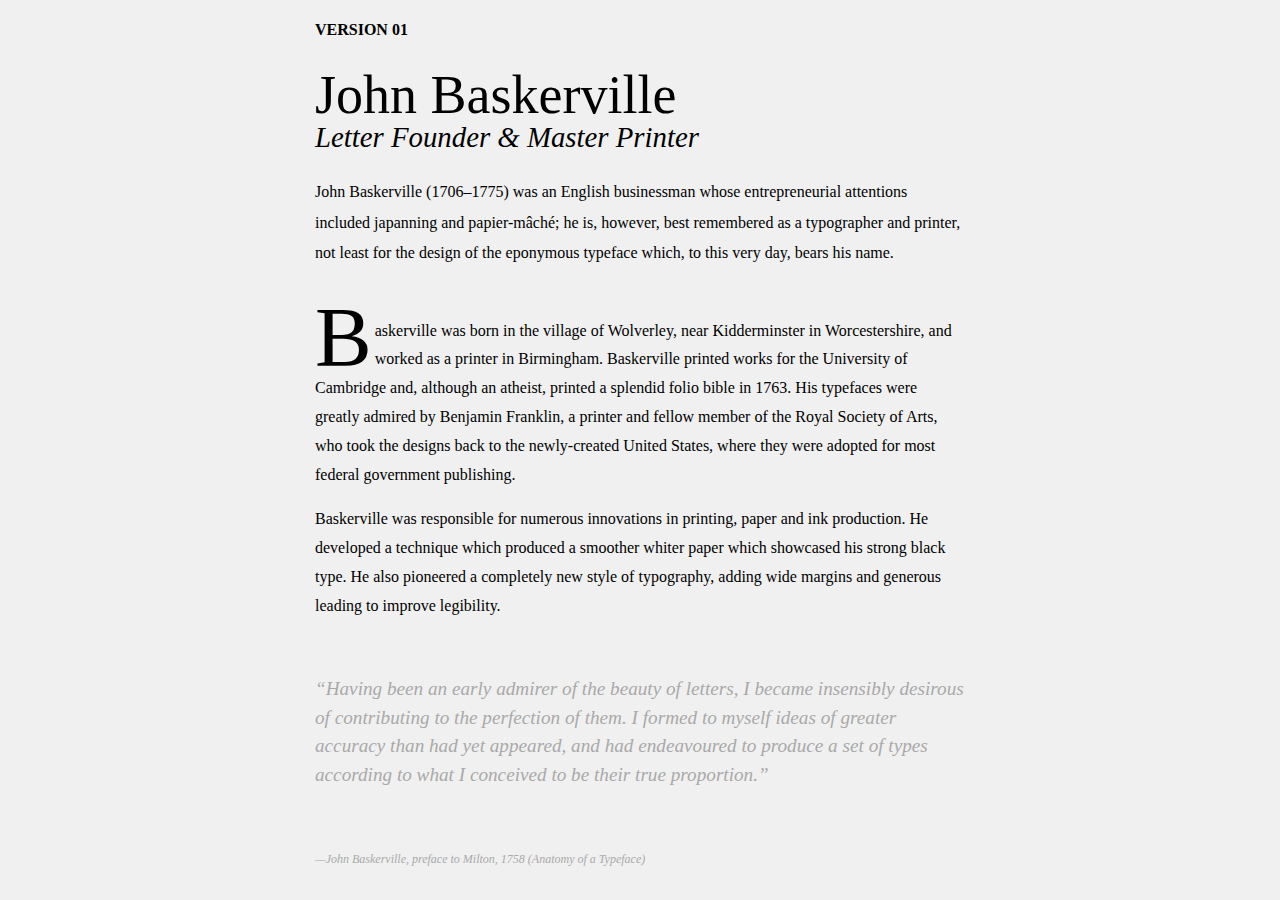
<file: index.html>
<!DOCTYPE html>
<html>
<head>
<meta charset="utf-8" />
<link href='https://fonts.googleapis.com/css?family=Libre+Baskerville:400,700,400italic' rel='stylesheet' type='text/css'>
<link href="css/style.css" rel="stylesheet">
<title>John Baskerville</title>
    
</head>

<body>

<article id="top">
    <header>
        <hgroup>
            <h3>VERSION 01</h3>
            <h1>John Baskerville</h1>
            <h2>Letter Founder &amp; Master Printer</h2>
        </hgroup>
        
      <!--  <nav>
            <ul>
                <li><a href="#the-man">The Man</a></li>
                <li><a href="#the-typeface">The Typeface</a></li>
                <li><a href="#mrs-eaves">Mrs Eaves</a></li>
            </ul>
        </nav>
    </header> -->

<section><!-- John Baskerville -->


<p class="intro">John Baskerville (1706–1775) was an English businessman whose entrepreneurial attentions included japanning and papier-mâché; he is, however, best remembered as a typographer and printer, not least for the design of the eponymous typeface which, to this very day, bears his name.</p>

</section>

<section><!-- The Man -->


<!-- <img src="images/john_baskerville.jpg"  alt="A portrait of John Baskerville" title="John Baskerville designed his famous serif typeface in 1757" /> -->

<p class="introduction">B</p><p>askerville was born in the village of Wolverley, near Kidderminster in Worcestershire, and worked as a printer in Birmingham. Baskerville printed works for the University of Cambridge and, although an atheist, printed a splendid folio bible in 1763. His typefaces were greatly admired by Benjamin Franklin, a printer and fellow member of the Royal Society of Arts, who took the designs back to the newly-created United States, where they were adopted for most federal government publishing.</p>

<p>Baskerville was responsible for numerous innovations in printing, paper and ink production. He developed a technique which produced a smoother whiter paper which showcased his strong black type. He also pioneered a completely new style of typography, adding wide margins and generous leading to improve legibility.</p>

<blockquote>&ldquo;Having been an early admirer of the beauty of letters, I became insensibly desirous of contributing to the perfection of them. I formed to myself ideas of greater accuracy than had yet appeared, and had endeavoured to produce a set of types according to what I conceived to be their true proportion.&rdquo; </blockquote>

<p><cite>—John Baskerville, preface to Milton, 1758 (Anatomy of a Typeface)</cite></p>
   
    
</section>
</file>
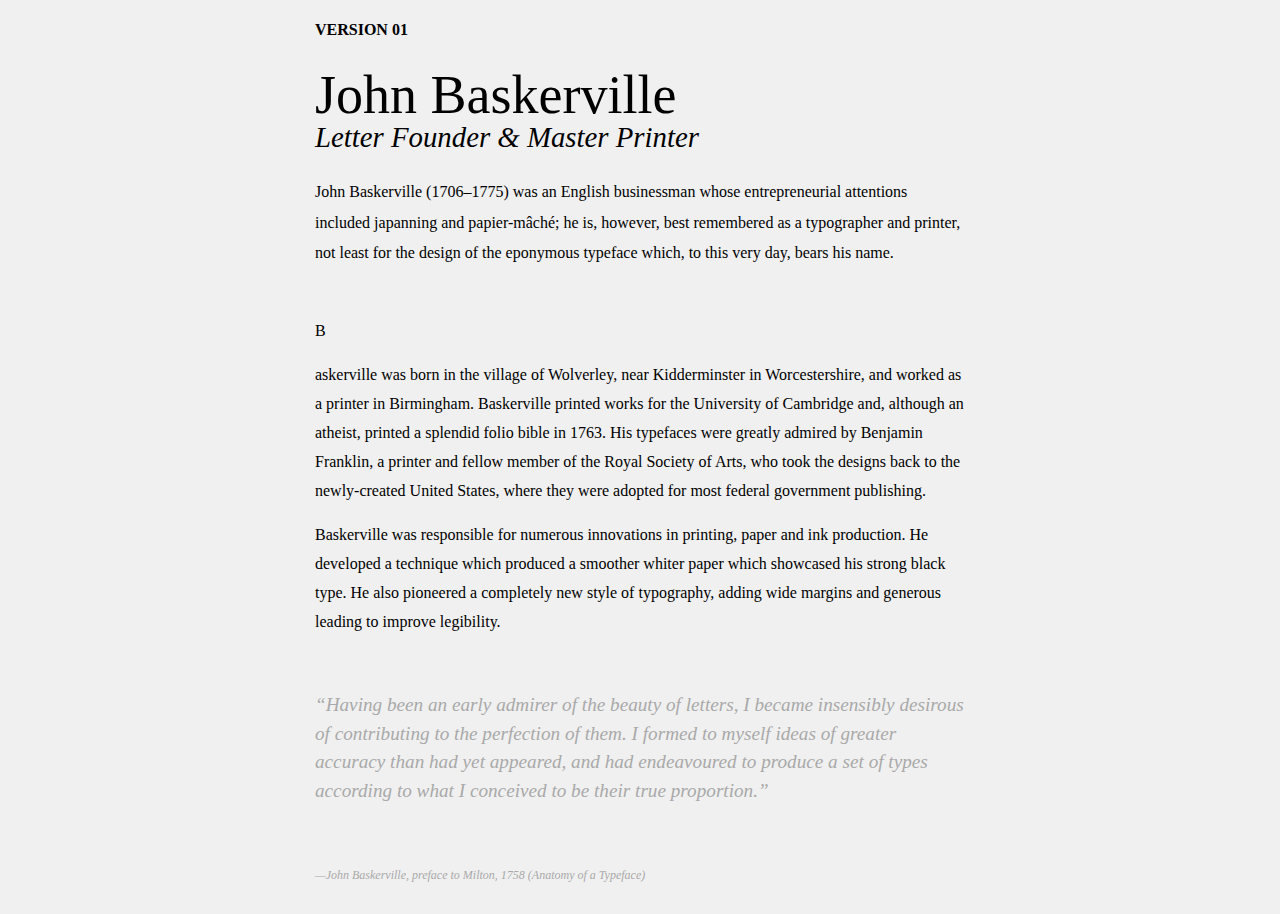
<file: Version01CSS.html>
<!DOCTYPE html>
<html>
<head>
<meta charset="utf-8" />
<link href='https://fonts.googleapis.com/css?family=Libre+Baskerville:400,700,400italic' rel='stylesheet' type='text/css'>
<link href="css/style.css" rel="stylesheet">
<title>John Baskerville</title>
    
</head>

<body>

<article id="top">
    <header>
        <hgroup>
            <h3>VERSION 01</h3>
            <h1>John Baskerville</h1>
            <h2>Letter Founder &amp; Master Printer</h2>
        </hgroup>
        
      <!--  <nav>
            <ul>
                <li><a href="#the-man">The Man</a></li>
                <li><a href="#the-typeface">The Typeface</a></li>
                <li><a href="#mrs-eaves">Mrs Eaves</a></li>
            </ul>
        </nav>
    </header> -->

<section><!-- John Baskerville -->


<p class="intro">John Baskerville (1706–1775) was an English businessman whose entrepreneurial attentions included japanning and papier-mâché; he is, however, best remembered as a typographer and printer, not least for the design of the eponymous typeface which, to this very day, bears his name.</p>

</section>

<section><!-- The Man -->


<!-- <img src="images/john_baskerville.jpg"  alt="A portrait of John Baskerville" title="John Baskerville designed his famous serif typeface in 1757" /> -->

<p><p class="dropcap">B</p>askerville was born in the village of Wolverley, near Kidderminster in Worcestershire, and worked as a printer in Birmingham. Baskerville printed works for the University of Cambridge and, although an atheist, printed a splendid folio bible in 1763. His typefaces were greatly admired by Benjamin Franklin, a printer and fellow member of the Royal Society of Arts, who took the designs back to the newly-created United States, where they were adopted for most federal government publishing.</p>

<p>Baskerville was responsible for numerous innovations in printing, paper and ink production. He developed a technique which produced a smoother whiter paper which showcased his strong black type. He also pioneered a completely new style of typography, adding wide margins and generous leading to improve legibility.</p>

<blockquote>&ldquo;Having been an early admirer of the beauty of letters, I became insensibly desirous of contributing to the perfection of them. I formed to myself ideas of greater accuracy than had yet appeared, and had endeavoured to produce a set of types according to what I conceived to be their true proportion.&rdquo; </blockquote>

<p><cite>—John Baskerville, preface to Milton, 1758 (Anatomy of a Typeface)</cite></p>
   
    
</section>
</file>
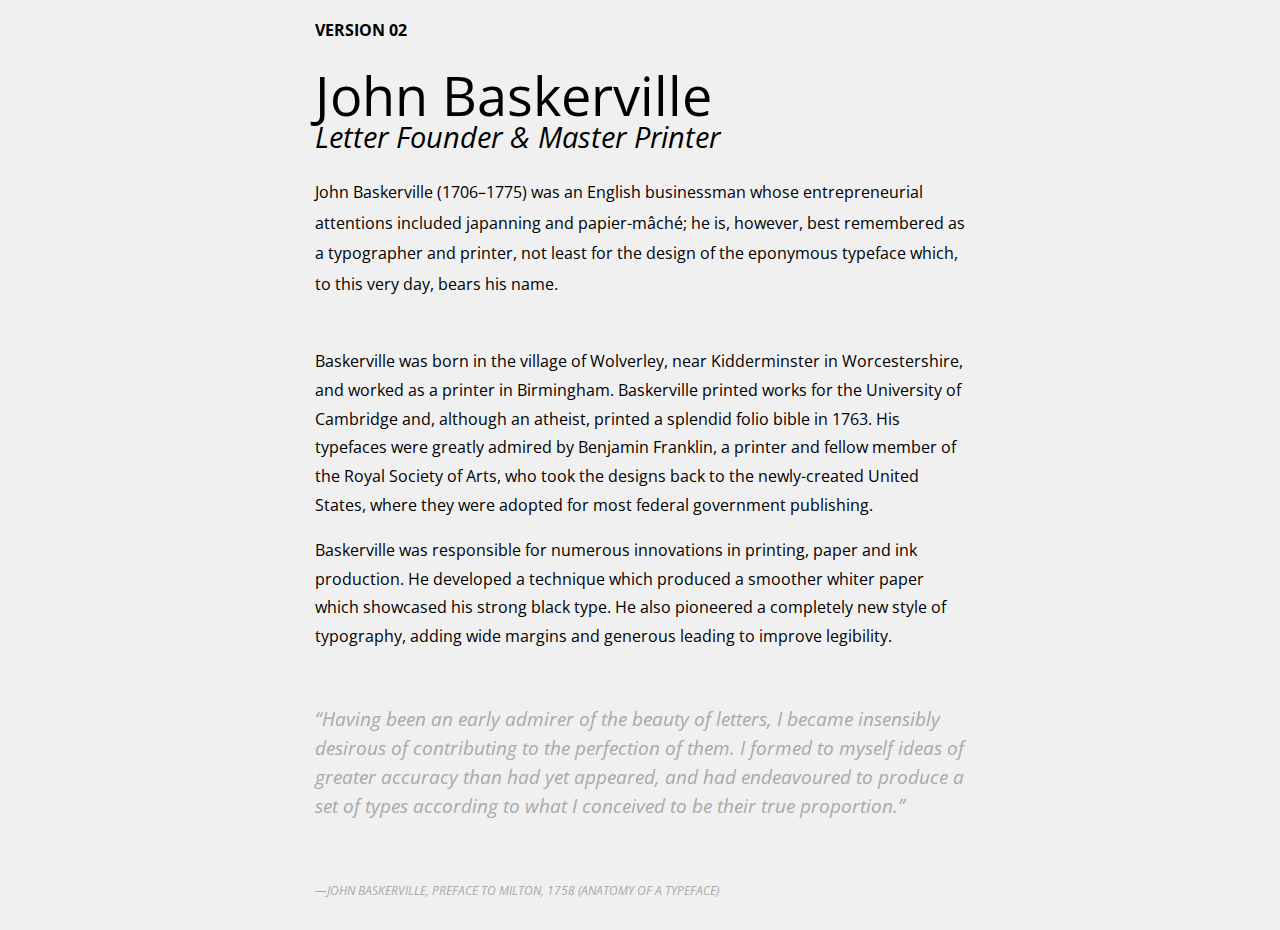
<file: Version02CSS.html>
<!DOCTYPE html>
<html>
<head>
<meta charset="utf-8" />
<link href='https://fonts.googleapis.com/css?family=Open+Sans' rel='stylesheet' type='text/css'>
<link href="css/style02.css" rel="stylesheet">
<title>John Baskerville</title>
    
</head>

<body>

<article id="top">
    <header>
        <hgroup>
            <h3>VERSION 02</h3>
            <h1>John Baskerville</h1>
            <h2>Letter Founder &amp; Master Printer</h2>
        </hgroup>
        
      <!--  <nav>
            <ul>
                <li><a href="#the-man">The Man</a></li>
                <li><a href="#the-typeface">The Typeface</a></li>
                <li><a href="#mrs-eaves">Mrs Eaves</a></li>
            </ul>
        </nav>
    </header> -->

<section><!-- John Baskerville -->


<p class="intro">John Baskerville (1706–1775) was an English businessman whose entrepreneurial attentions included japanning and papier-mâché; he is, however, best remembered as a typographer and printer, not least for the design of the eponymous typeface which, to this very day, bears his name.</p>

</section>

<section><!-- The Man -->


<!-- <img src="images/john_baskerville.jpg"  alt="A portrait of John Baskerville" title="John Baskerville designed his famous serif typeface in 1757" /> -->

<p>Baskerville was born in the village of Wolverley, near Kidderminster in Worcestershire, and worked as a printer in Birmingham. Baskerville printed works for the University of Cambridge and, although an atheist, printed a splendid folio bible in 1763. His typefaces were greatly admired by Benjamin Franklin, a printer and fellow member of the Royal Society of Arts, who took the designs back to the newly-created United States, where they were adopted for most federal government publishing.</p>

<p class="2nd">Baskerville was responsible for numerous innovations in printing, paper and ink production. He developed a technique which produced a smoother whiter paper which showcased his strong black type. He also pioneered a completely new style of typography, adding wide margins and generous leading to improve legibility.</p>

<blockquote>&ldquo;Having been an early admirer of the beauty of letters, I became insensibly desirous of contributing to the perfection of them. I formed to myself ideas of greater accuracy than had yet appeared, and had endeavoured to produce a set of types according to what I conceived to be their true proportion.&rdquo; </blockquote>

<p><cite>—JOHN BASKERVILLE, PREFACE TO MILTON, 1758 (ANATOMY OF A TYPEFACE)</cite></p>
   
    
</section>
</file>
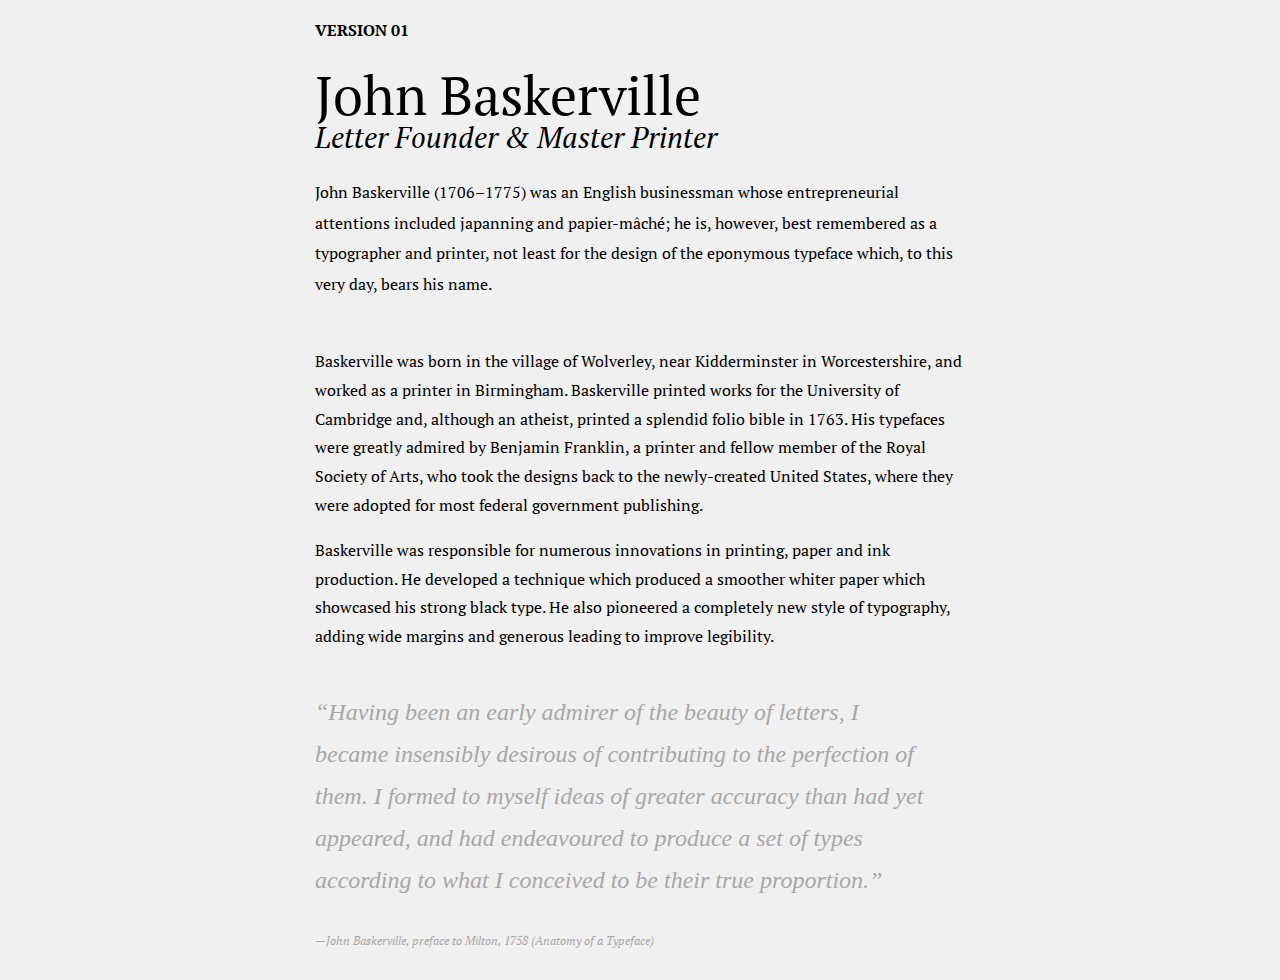
<file: Version03CSS.html>
<!DOCTYPE html>
<html>
<head>
<meta charset="utf-8" />
<link href='https://fonts.googleapis.com/css?family=PT+Serif' rel='stylesheet' type='text/css'>
<link href="css/style03.css" rel="stylesheet">
<title>John Baskerville</title>
    
</head>

<body>

<article id="top">
    <header>
        <hgroup>
            <h3>VERSION 01</h3>
            <h1>John Baskerville</h1>
            <h2>Letter Founder &amp; Master Printer</h2>
        </hgroup>
        
      <!--  <nav>
            <ul>
                <li><a href="#the-man">The Man</a></li>
                <li><a href="#the-typeface">The Typeface</a></li>
                <li><a href="#mrs-eaves">Mrs Eaves</a></li>
            </ul>
        </nav>
    </header> -->

<section><!-- John Baskerville -->


<p class="intro">John Baskerville (1706–1775) was an English businessman whose entrepreneurial attentions included japanning and papier-mâché; he is, however, best remembered as a typographer and printer, not least for the design of the eponymous typeface which, to this very day, bears his name.</p>

</section>

<section><!-- The Man -->


<!-- <img src="images/john_baskerville.jpg"  alt="A portrait of John Baskerville" title="John Baskerville designed his famous serif typeface in 1757" /> -->

<p>Baskerville was born in the village of Wolverley, near Kidderminster in Worcestershire, and worked as a printer in Birmingham. Baskerville printed works for the University of Cambridge and, although an atheist, printed a splendid folio bible in 1763. His typefaces were greatly admired by Benjamin Franklin, a printer and fellow member of the Royal Society of Arts, who took the designs back to the newly-created United States, where they were adopted for most federal government publishing.</p>

<p>Baskerville was responsible for numerous innovations in printing, paper and ink production. He developed a technique which produced a smoother whiter paper which showcased his strong black type. He also pioneered a completely new style of typography, adding wide margins and generous leading to improve legibility.</p>

<blockquote>&ldquo;Having been an early admirer of the beauty of letters, I became insensibly desirous of contributing to the perfection of them. I formed to myself ideas of greater accuracy than had yet appeared, and had endeavoured to produce a set of types according to what I conceived to be their true proportion.&rdquo; </blockquote>

<p><cite>—John Baskerville, preface to Milton, 1758 (Anatomy of a Typeface)</cite></p>
   
    
</section>
</file>
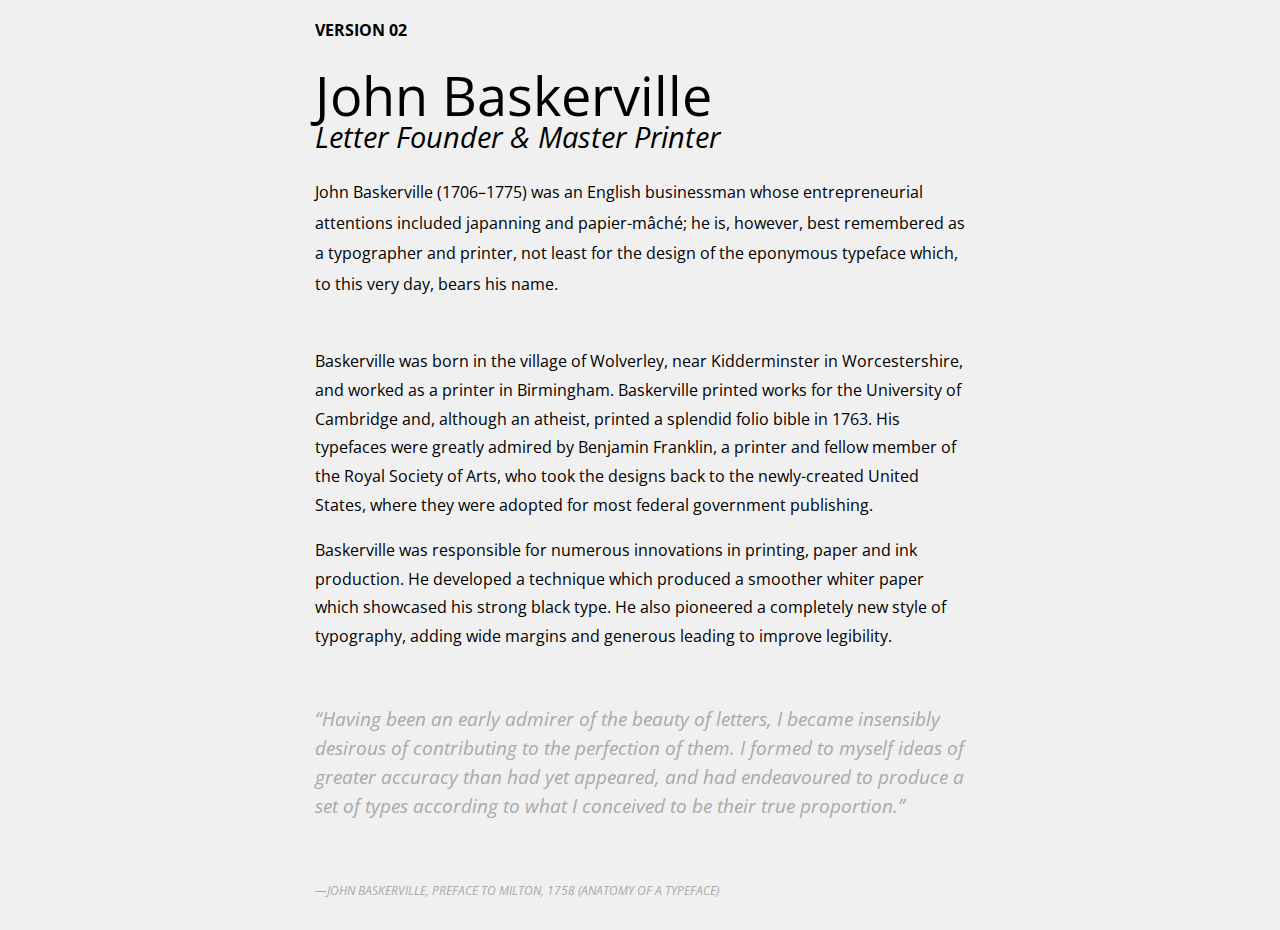
<file: CSSExerciseV2/Version02CSS.html>
<!DOCTYPE html>
<html>
<head>
<meta charset="utf-8" />
<link href='https://fonts.googleapis.com/css?family=Open+Sans' rel='stylesheet' type='text/css'>
<link href="css/style.css" rel="stylesheet">
<title>John Baskerville</title>
    
</head>

<body>

<article id="top">
    <header>
        <hgroup>
            <h3>VERSION 02</h3>
            <h1>John Baskerville</h1>
            <h2>Letter Founder &amp; Master Printer</h2>
        </hgroup>
        
      <!--  <nav>
            <ul>
                <li><a href="#the-man">The Man</a></li>
                <li><a href="#the-typeface">The Typeface</a></li>
                <li><a href="#mrs-eaves">Mrs Eaves</a></li>
            </ul>
        </nav>
    </header> -->

<section><!-- John Baskerville -->


<p class="intro">John Baskerville (1706–1775) was an English businessman whose entrepreneurial attentions included japanning and papier-mâché; he is, however, best remembered as a typographer and printer, not least for the design of the eponymous typeface which, to this very day, bears his name.</p>

</section>

<section><!-- The Man -->


<!-- <img src="images/john_baskerville.jpg"  alt="A portrait of John Baskerville" title="John Baskerville designed his famous serif typeface in 1757" /> -->

<p>Baskerville was born in the village of Wolverley, near Kidderminster in Worcestershire, and worked as a printer in Birmingham. Baskerville printed works for the University of Cambridge and, although an atheist, printed a splendid folio bible in 1763. His typefaces were greatly admired by Benjamin Franklin, a printer and fellow member of the Royal Society of Arts, who took the designs back to the newly-created United States, where they were adopted for most federal government publishing.</p>

<p class="2nd">Baskerville was responsible for numerous innovations in printing, paper and ink production. He developed a technique which produced a smoother whiter paper which showcased his strong black type. He also pioneered a completely new style of typography, adding wide margins and generous leading to improve legibility.</p>

<blockquote>&ldquo;Having been an early admirer of the beauty of letters, I became insensibly desirous of contributing to the perfection of them. I formed to myself ideas of greater accuracy than had yet appeared, and had endeavoured to produce a set of types according to what I conceived to be their true proportion.&rdquo; </blockquote>

<p><cite>—JOHN BASKERVILLE, PREFACE TO MILTON, 1758 (ANATOMY OF A TYPEFACE)</cite></p>
   
    
</section>
</file>
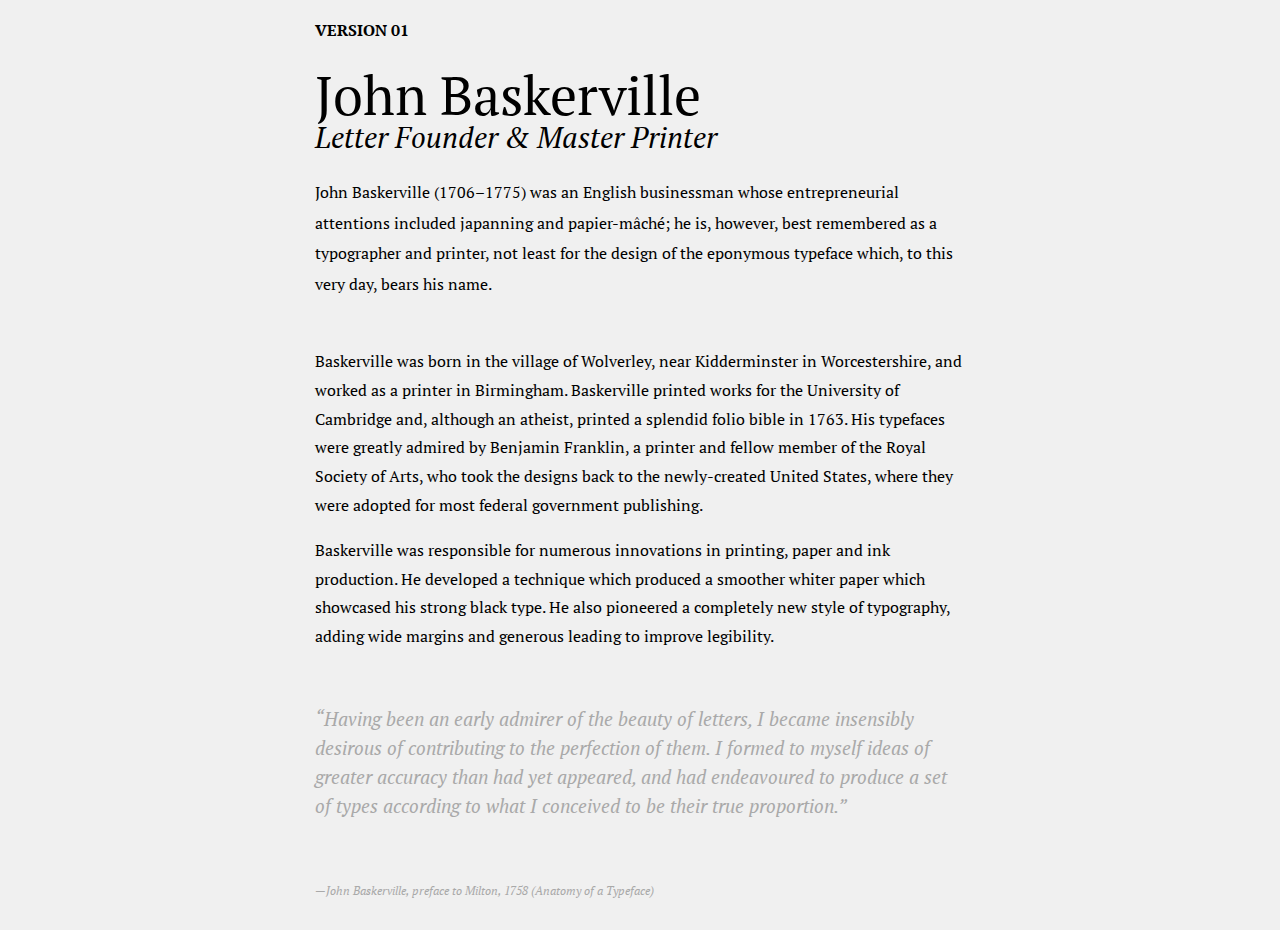
<file: CSSExerciseV3/Version03CSS.html>
<!DOCTYPE html>
<html>
<head>
<meta charset="utf-8" />
<link href='https://fonts.googleapis.com/css?family=PT+Serif' rel='stylesheet' type='text/css'>
<link href="css/style.css" rel="stylesheet">
<title>John Baskerville</title>
    
</head>

<body>

<article id="top">
    <header>
        <hgroup>
            <h3>VERSION 01</h3>
            <h1>John Baskerville</h1>
            <h2>Letter Founder &amp; Master Printer</h2>
        </hgroup>
        
      <!--  <nav>
            <ul>
                <li><a href="#the-man">The Man</a></li>
                <li><a href="#the-typeface">The Typeface</a></li>
                <li><a href="#mrs-eaves">Mrs Eaves</a></li>
            </ul>
        </nav>
    </header> -->

<section><!-- John Baskerville -->


<p class="intro">John Baskerville (1706–1775) was an English businessman whose entrepreneurial attentions included japanning and papier-mâché; he is, however, best remembered as a typographer and printer, not least for the design of the eponymous typeface which, to this very day, bears his name.</p>

</section>

<section><!-- The Man -->


<!-- <img src="images/john_baskerville.jpg"  alt="A portrait of John Baskerville" title="John Baskerville designed his famous serif typeface in 1757" /> -->

<p>Baskerville was born in the village of Wolverley, near Kidderminster in Worcestershire, and worked as a printer in Birmingham. Baskerville printed works for the University of Cambridge and, although an atheist, printed a splendid folio bible in 1763. His typefaces were greatly admired by Benjamin Franklin, a printer and fellow member of the Royal Society of Arts, who took the designs back to the newly-created United States, where they were adopted for most federal government publishing.</p>

<p>Baskerville was responsible for numerous innovations in printing, paper and ink production. He developed a technique which produced a smoother whiter paper which showcased his strong black type. He also pioneered a completely new style of typography, adding wide margins and generous leading to improve legibility.</p>

<blockquote>&ldquo;Having been an early admirer of the beauty of letters, I became insensibly desirous of contributing to the perfection of them. I formed to myself ideas of greater accuracy than had yet appeared, and had endeavoured to produce a set of types according to what I conceived to be their true proportion.&rdquo; </blockquote>

<p><cite>—John Baskerville, preface to Milton, 1758 (Anatomy of a Typeface)</cite></p>
   
    
</section>
</file>
<file: css/style.css>
body{
            width: 75%;
            max-width:650px;
            min-width: 320px;
            font-size: 100%; 
            font-family: 'PT Serif', serif;
            color: #000;
            background-color: #f0f0f0;
            margin: auto;
            line-height: 1.8em;
        }
    
section {padding: 0.5em 0 0.5em 0 }

/* ------------- TYPOGRAPHY --------------- */

    h1, h2 {
        font-weight: normal;
        color: black;
        text-align: left;
        
    }
    
    h1 {font-size: 3.375em;
    }
    h2 {font-size: 1.5em;
    padding: 0.2em 0 0 0;
    }
    h3 {font-size: 1em;}

header h2{
    
    font-style: italic;
    font-size: 1.8em;
    margin: -1em 0 -0.5em 0;

}

p.introduction:first-letter {
 font-size: 85px;
 float: left; 
color: #000;
 line-height: 35px;
 padding-top: 3px; 
 padding-right: 3px;
 font-family: Times, serif, Georgia;
}



.intro {
    font-size: 1em;
    line-height: 1.9em;
    padding-top: 1em;

}


blockquote{
    
    padding: 2em 0;
    font-size: 1.2em;
    line-height: 1.5em;
    margin:  0;
    color: darkgray;
    font-style: oblique;
}

cite{
    font-size: .75em;
    color: darkgray;
    
    
}


.anchor{
    text-transform: uppercase;
    font-size: .75em;
}




/* ------------- LINKS --------------- */

a{
    color: #c06;
    text-decoration: none;
    text-transform: uppercase;
   

}

a:hover{
    color: darkcyan;
    border-bottom: 1px dotted;
    
    
}


/* ------------- NAV ----------------- */

nav {
    
    border-top: 1px solid #333;
    border-bottom: 1px solid #333;
    text-transform: uppercase;
    
}

nav ul{
    text-align: center;
    letter-spacing: 2px;
    
    
}

nav ul li {
    display: inline;
    margin: 20px;
    
}




/* ------------- FOOTER ----------------- */

footer{
    line-height: 1em;
    font-size: 15px;
    padding-bottom: 2em;
    
}
</file>
<file: css/style02.css>
body{
            width: 75%;
            max-width:650px;
            min-width: 320px;
            font-size: 100%; 
            font-family: 'Open Sans', sans-serif;
            color: #000;
            background-color: #f0f0f0;
            margin: auto;
            line-height: 1.8em;
        }
    
section {padding: 0.5em 0 0.5em 0 }

/* ------------- TYPOGRAPHY --------------- */

    h1, h2 {
        font-weight: normal;
        color: black;
        text-align: left;
        
    }
    
    h1 {font-size: 3.375em;
    }
    h2 {font-size: 1.5em;
    padding: 0.2em 0 0 0;
    }
    h3 {font-size: 1em;}

header h2{
    
    font-style: italic;
    font-size: 1.8em;
    margin: -1em 0 -0.5em 0;

}



.intro {
    font-size: 1em;
    line-height: 1.9em;
    padding-top: 1em;

}


blockquote{
    
    padding: 2em 0;
    font-size: 1.2em;
    line-height: 1.5em;
    margin:  0;
    color: darkgray;
    font-style: italic;
}

cite{
    font-size: .75em;
    color: darkgray;
    
    
}


.anchor{
    text-transform: uppercase;
    font-size: .75em;
}




/* ------------- LINKS --------------- */

a{
    color: #c06;
    text-decoration: none;
    text-transform: uppercase;
   

}

a:hover{
    color: darkcyan;
    border-bottom: 1px dotted;
    
    
}


/* ------------- NAV ----------------- */

nav {
    
    border-top: 1px solid #333;
    border-bottom: 1px solid #333;
    text-transform: uppercase;
    
}

nav ul{
    text-align: center;
    letter-spacing: 2px;
    
    
}

nav ul li {
    display: inline;
    margin: 20px;
    
}




/* ------------- FOOTER ----------------- */

footer{
    line-height: 1em;
    font-size: 15px;
    padding-bottom: 2em;
    
}
</file>
<file: css/style03.css>
body{
            width: 75%;
            max-width:650px;
            min-width: 320px;
            font-size: 100%; 
            font-family: 'PT Serif', serif;
            color: #000;
            background-color: #f0f0f0;
            margin: auto;
            line-height: 1.8em;
        }
    
section {padding: 0.5em 0 0.5em 0 }

/* ------------- TYPOGRAPHY --------------- */

    h1, h2 {
        font-weight: normal;
        color: black;
        text-align: left;
        
    }
    
    h1 {font-size: 3.375em;
    }
    h2 {font-size: 1.5em;
    padding: 0.2em 0 0 0;
    }
    h3 {font-size: 1em;}

header h2{
    
    font-style: italic;
    font-size: 1.8em;
    margin: -1em 0 -0.5em 0;

}



.intro {
    font-size: 1em;
    line-height: 1.9em;
    padding-top: 1em;

}


blockquote {
    display: block;
    float: left;
    margin-left: 0;
    font-style: italic;
    color: #a7a7a7;
    line-height: 1.75em;
    font-size: 1.5em;
    font-family: "Slabo 27px", serif; }

cite{
    font-size: .75em;
    color: darkgray;
    
    
}


.anchor{
    text-transform: uppercase;
    font-size: .75em;
}




/* ------------- LINKS --------------- */

a{
    color: #c06;
    text-decoration: none;
    text-transform: uppercase;
   

}

a:hover{
    color: darkcyan;
    border-bottom: 1px dotted;
    
    
}


/* ------------- NAV ----------------- */

nav {
    
    border-top: 1px solid #333;
    border-bottom: 1px solid #333;
    text-transform: uppercase;
    
}

nav ul{
    text-align: center;
    letter-spacing: 2px;
    
    
}

nav ul li {
    display: inline;
    margin: 20px;
    
}




/* ------------- FOOTER ----------------- */

footer{
    line-height: 1em;
    font-size: 15px;
    padding-bottom: 2em;
    
}
</file>
<file: CSSExerciseV2/css/style.css>
body{
            width: 75%;
            max-width:650px;
            min-width: 320px;
            font-size: 100%; 
            font-family: 'Open Sans', sans-serif;
            color: #000;
            background-color: #f0f0f0;
            margin: auto;
            line-height: 1.8em;
        }
    
section {padding: 0.5em 0 0.5em 0 }

/* ------------- TYPOGRAPHY --------------- */

    h1, h2 {
        font-weight: normal;
        color: black;
        text-align: left;
        
    }
    
    h1 {font-size: 3.375em;
    }
    h2 {font-size: 1.5em;
    padding: 0.2em 0 0 0;
    }
    h3 {font-size: 1em;}

header h2{
    
    font-style: italic;
    font-size: 1.8em;
    margin: -1em 0 -0.5em 0;

}



.intro {
    font-size: 1em;
    line-height: 1.9em;
    padding-top: 1em;

}


blockquote{
    
    padding: 2em 0;
    font-size: 1.2em;
    line-height: 1.5em;
    margin:  0;
    color: darkgray;
    font-style: italic;
}

cite{
    font-size: .75em;
    color: darkgray;
    
    
}


.anchor{
    text-transform: uppercase;
    font-size: .75em;
}




/* ------------- LINKS --------------- */

a{
    color: #c06;
    text-decoration: none;
    text-transform: uppercase;
   

}

a:hover{
    color: darkcyan;
    border-bottom: 1px dotted;
    
    
}


/* ------------- NAV ----------------- */

nav {
    
    border-top: 1px solid #333;
    border-bottom: 1px solid #333;
    text-transform: uppercase;
    
}

nav ul{
    text-align: center;
    letter-spacing: 2px;
    
    
}

nav ul li {
    display: inline;
    margin: 20px;
    
}




/* ------------- FOOTER ----------------- */

footer{
    line-height: 1em;
    font-size: 15px;
    padding-bottom: 2em;
    
}
</file>
<file: CSSExerciseV3/css/style.css>
body{
            width: 75%;
            max-width:650px;
            min-width: 320px;
            font-size: 100%; 
            font-family: 'PT Serif', serif;
            color: #000;
            background-color: #f0f0f0;
            margin: auto;
            line-height: 1.8em;
        }
    
section {padding: 0.5em 0 0.5em 0 }

/* ------------- TYPOGRAPHY --------------- */

    h1, h2 {
        font-weight: normal;
        color: black;
        text-align: left;
        
    }
    
    h1 {font-size: 3.375em;
    }
    h2 {font-size: 1.5em;
    padding: 0.2em 0 0 0;
    }
    h3 {font-size: 1em;}

header h2{
    
    font-style: italic;
    font-size: 1.8em;
    margin: -1em 0 -0.5em 0;

}



.intro {
    font-size: 1em;
    line-height: 1.9em;
    padding-top: 1em;

}


blockquote{
    
    padding: 2em 0;
    font-size: 1.2em;
    line-height: 1.5em;
    margin:  0;
    color: darkgray;
    font-style: oblique;
}

cite{
    font-size: .75em;
    color: darkgray;
    
    
}


.anchor{
    text-transform: uppercase;
    font-size: .75em;
}




/* ------------- LINKS --------------- */

a{
    color: #c06;
    text-decoration: none;
    text-transform: uppercase;
   

}

a:hover{
    color: darkcyan;
    border-bottom: 1px dotted;
    
    
}


/* ------------- NAV ----------------- */

nav {
    
    border-top: 1px solid #333;
    border-bottom: 1px solid #333;
    text-transform: uppercase;
    
}

nav ul{
    text-align: center;
    letter-spacing: 2px;
    
    
}

nav ul li {
    display: inline;
    margin: 20px;
    
}




/* ------------- FOOTER ----------------- */

footer{
    line-height: 1em;
    font-size: 15px;
    padding-bottom: 2em;
    
}
</file>
